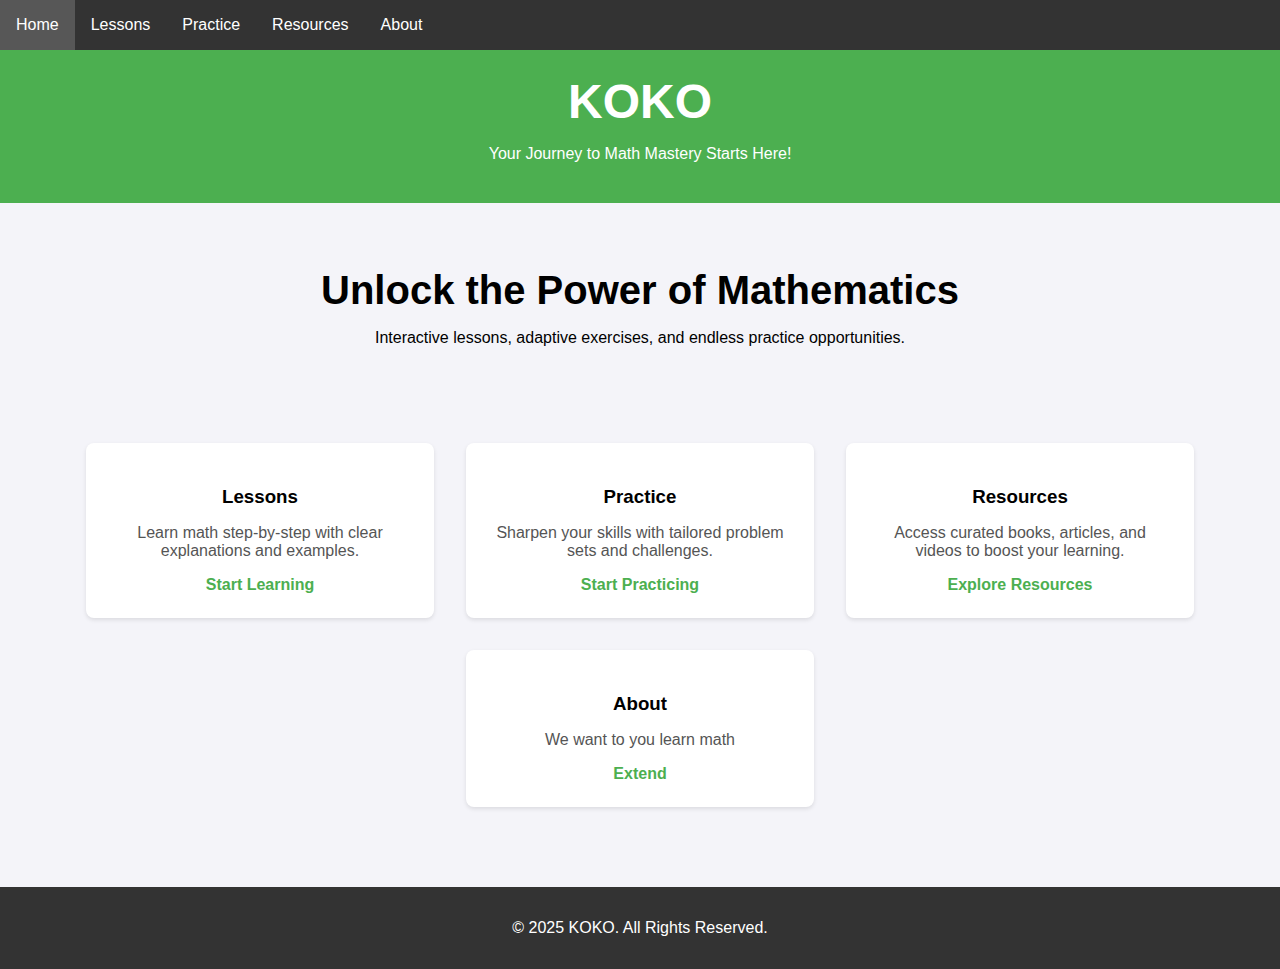
<file: index.html>
<!DOCTYPE html>
<html lang="en">

<head>
    <meta charset="UTF-8">
    <meta name="viewport" content="width=device-width, initial-scale=1.0">
    <title>KOKO - Learn</title>
    <link rel="stylesheet" href="style.css">
</head>

<body>
    <nav>
        <a href="index.html">Home</a>
        <a href="navigation/lessons.html">Lessons</a>
        <a href="navigation/practice.html">Practice</a>
        <a href="navigation/resources.html">Resources</a>
        <a href="navigation/about.html">About</a>
    </nav>

    <header>
        <h1>KOKO</h1>
        <p>Your Journey to Math Mastery Starts Here!</p>
    </header>

    <div class="hero">
        <h2>Unlock the Power of Mathematics</h2>
        <p>Interactive lessons, adaptive exercises, and endless practice opportunities.</p>
    </div>

    <div class="sections">
        <div class="section" id="lessons">
            <h3>Lessons</h3>
            <p>Learn math step-by-step with clear explanations and examples.</p>
            <a href="navigation/lessons.html">Start Learning</a>
        </div>

        <div class="section" id="practice">
            <h3>Practice</h3>
            <p>Sharpen your skills with tailored problem sets and challenges.</p>
            <a href="navigation/practice.html">Start Practicing</a>
        </div>

        <div class="section" id="resources">
            <h3>Resources</h3>
            <p>Access curated books, articles, and videos to boost your learning.</p>
            <a href="navigation/resources.html">Explore Resources</a>
        </div>

        <div class="section" id="about">
            <h3>About</h3>
            <p>We want to you learn math</p>
            <a href="navigation/about.html">Extend</a>
        </div>
    </div>

    <footer>
        <p>&copy; 2025 KOKO. All Rights Reserved.</p>
    </footer>
</body>

</html>
</file>
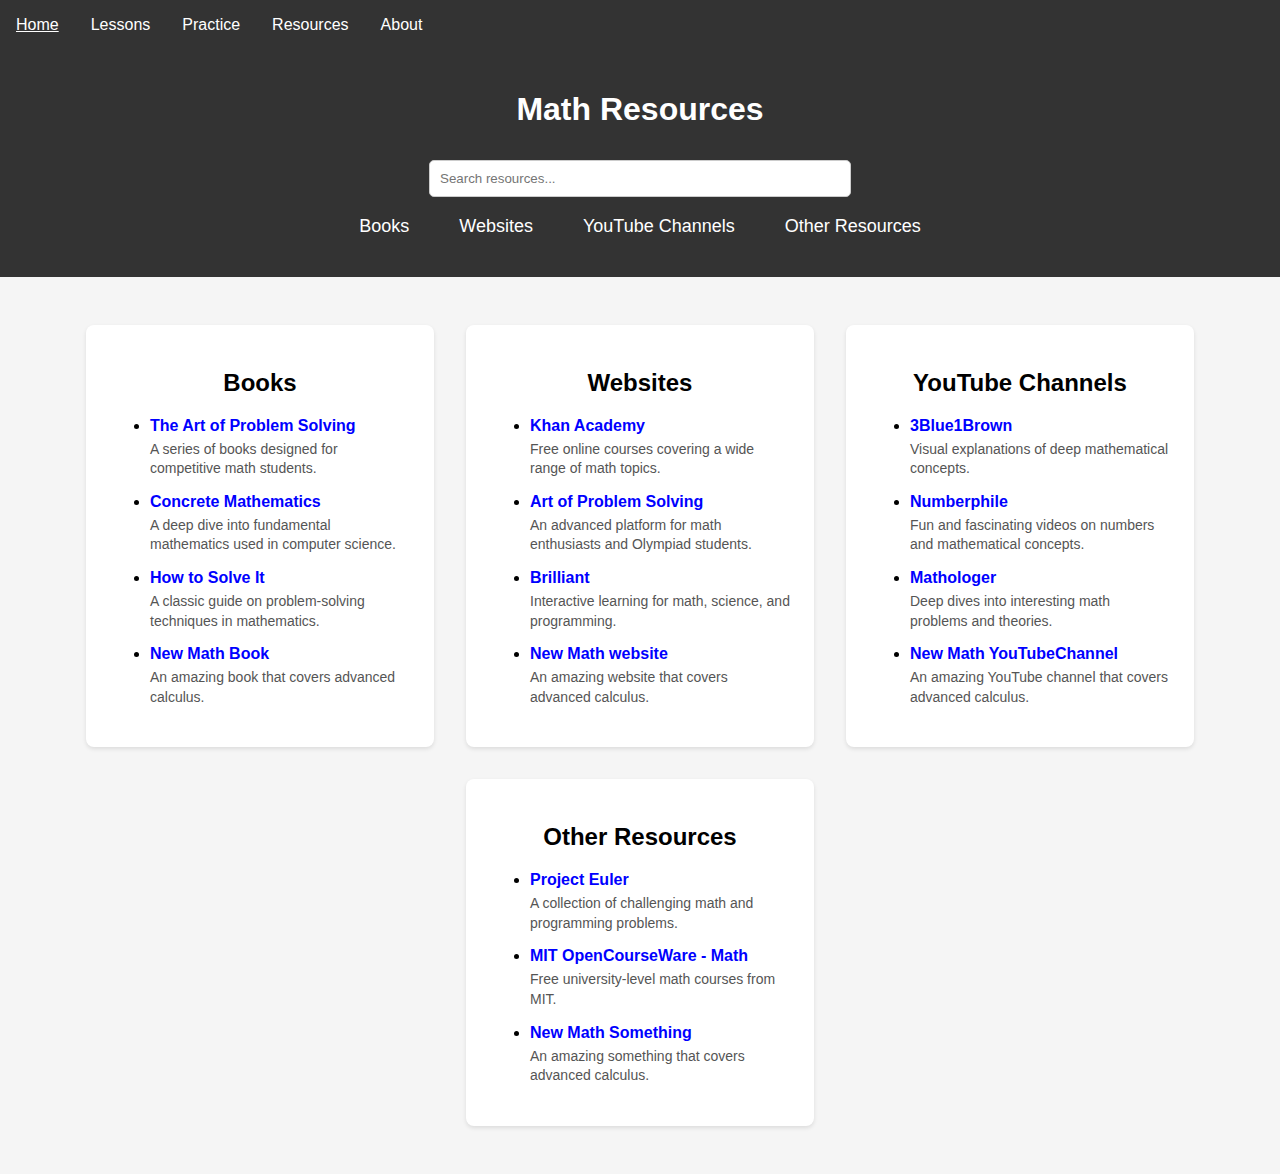
<file: navigation/resources.html>
<!DOCTYPE html>
<html lang="en">

<head>
    <meta charset="UTF-8">
    <meta name="viewport" content="width=device-width, initial-scale=1.0">
    <title>Math Resources</title>
    <link rel="stylesheet" href="navstyle.css">
</head>

<body>
    <nav><a href="../index.html">Home</a>
        <a href="lessons.html">Lessons</a>
        <a href="practice.html">Practice</a>
        <a href="resources.html">Resources</a>
        <a href="about.html">About</a>
    </nav>
    <header>
        <h1>Math Resources</h1>
        <input type="text" id="search" placeholder="Search resources...">
        <div class="shortcut">
            <ul>
                <li><a href="#books">Books</a>
                <li><a href="#websites">Websites</a></li>
                <li><a href="#youtube">YouTube Channels</a></li>
                <li><a href="#other">Other Resources</a></li>
            </ul>
        </div>
    </header>


    <main>
        <section id="books">
            <h2>Books</h2>
            <ul id="books-list"></ul>
        </section>

        <section id="websites">
            <h2>Websites</h2>
            <ul id="websites-list"></ul>
        </section>

        <section id="youtube">
            <h2>YouTube Channels</h2>
            <ul id="youtube-list"></ul>
        </section>

        <section id="other">
            <h2>Other Resources</h2>
            <ul id="other-list"></ul>
        </section>
    </main>

    <script src="recources.js"></script>

</body>

</html>
</file>
<file: style.css>
body {
    font-family: Arial, sans-serif;
    margin: 0;
    padding: 0;
    background-color: #f4f4f9;
}

header {
    background-color: #4CAF50;
    color: white;
    padding: 1.5rem 0;
    text-align: center;
}

header h1 {
    margin: 0;
    font-size: 3rem;
}

nav {
    background-color: #333;
    overflow: hidden;
    text-align: center;

}

nav a {
    float: left;
    display: block;
    /* display: grid; */
    color: white;
    text-align: center;
    padding: 1rem;
    text-decoration: none;
}

nav a:hover {
    background-color: #575757;
}

.hero {
    text-align: center;
    padding: 2rem;
    background: url('https: //via.placeholder.com/1500x500') no-repeat center center/cover;
    background-size: 100%;
    color: black;
}

.hero h2 {
    font-size: 2.5rem;
    margin-bottom: 1rem;
}

.sections {
    display: flex;
    flex-wrap: wrap;
    justify-content: center;
    padding: 2rem;
}

.section {
    background-color: white;
    margin: 1rem;
    padding: 1.5rem;
    box-shadow: 0 2px 4px rgba(0, 0, 0, 0.1);
    border-radius: 8px;
    width: 300px;
    text-align: center;
}

.section h3 {
    margin-bottom: 1rem;
}

.section p {
    margin-bottom: 1rem;
    color: #555;
}

.section a {
    text-decoration: none;
    color: #4CAF50;
    font-weight: bold;
}

footer {
    text-align: center;
    padding: 1rem;
    background-color: #333;
    color: white;
    margin-top: 2rem;
}
</file>
<file: navigation/navstyle.css>
body {
    font-family: Arial, sans-serif;
    margin: 0;
    padding: 0;
    text-align: center;
    background-color: #f5f5f5;
}

header {
    background-color: #333;
    color: white;
    padding: 20px;
}

nav {
    background-color: #333;
    overflow: hidden;
    text-align: center;

}
nav a {
    float: left;
    display: block;
    display: grid;
    color: white;
    text-align: center;
    padding: 1rem;
    text-decoration: none;
}
input {
    padding: 10px;
    margin-top: 10px;
    width: 80%;
    max-width: 400px;
    border: 1px solid #ccc;
    border-radius: 5px;
}

main {
    padding: 20px;
}

/* section {
    background: white;
    padding: 15px;
    margin: 15px auto;
    max-width: 600px;
    border-radius: 8px;
    box-shadow: 0 0 10px rgba(0, 0, 0, 0.1);
} */
main {
    display: flex;
    flex-wrap: wrap;
    justify-content: center;
    padding: 2rem;
}
.shortcut {
    display: flex;
    justify-content: center;
    /* Centers items horizontally */
    align-items: center;
    /* Centers items vertically */
    height: 60px;
    /* Adjust as needed */
    background-color: #333;
    /* Change to fit your design */
}

.shortcut ul {
    list-style: none;
    padding: 0;
    display: flex;
    gap: 20px;
    /* Adjust spacing between links */
}

.shortcut ul li {
    display: inline-block;
}

.shortcut ul li a {
    text-decoration: none;
    color: white;
    font-size: 18px;
    padding: 10px 15px;
}

.shortcut ul li a:hover {
    background-color: #555;
    border-radius: 5px;
}

section {
    background-color: white;
    margin: 1rem;
    padding: 1.5rem;
    box-shadow: 0 2px 4px rgba(0, 0, 0, 0.1);
    border-radius: 8px;
    width: 300px;
    text-align: center;
}


ul li {
    margin: 12px 0;
    text-align: left;
}

p {
    font-size: 14px;
    color: #555;
    margin-top: 5px;
    line-height: 1.4;
}

a {
    text-decoration: none;
    color: blue;
}

a:hover {
    text-decoration: underline;
}
</file>
